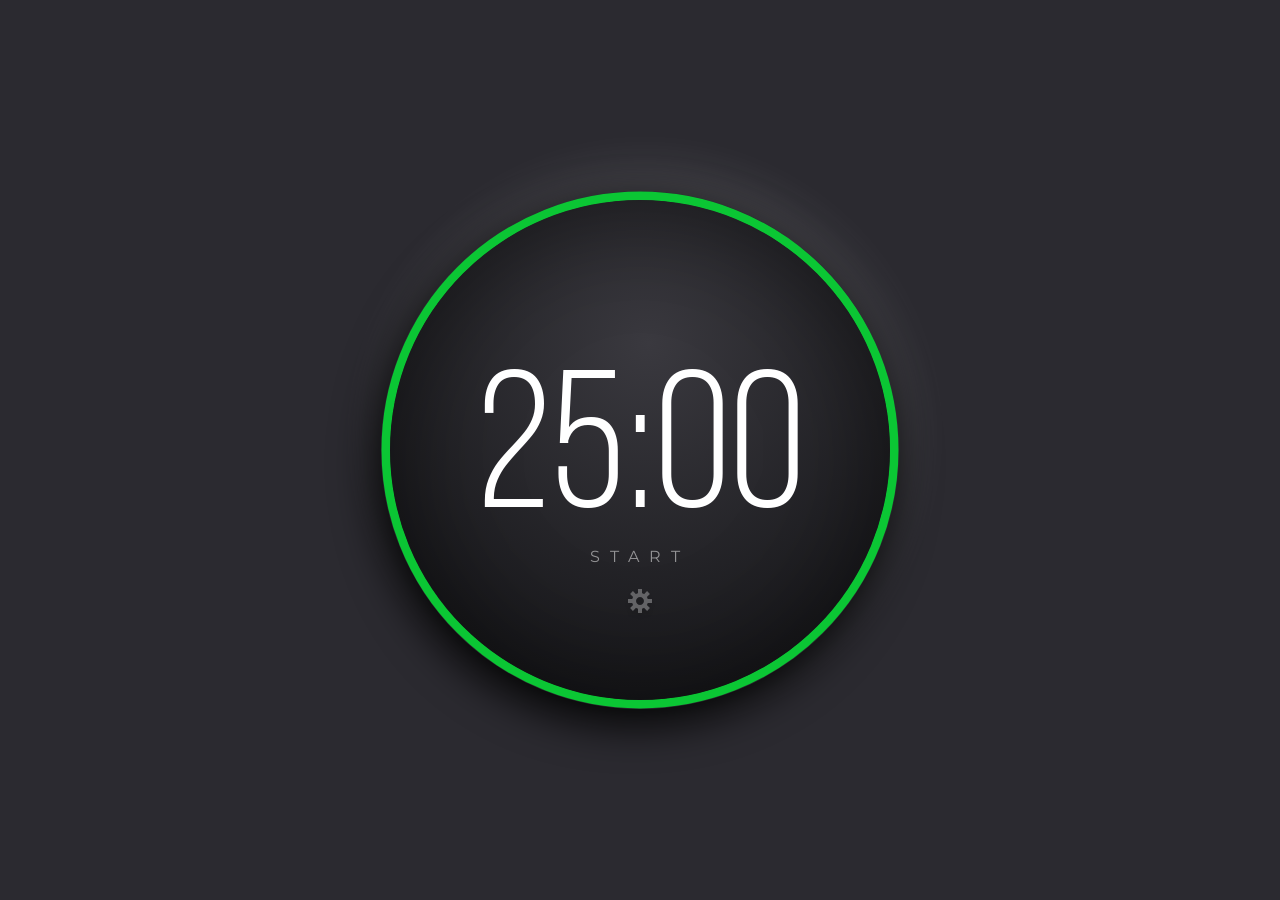
<file: JS_Challenge_1/index.html>
<!DOCTYPE html>
<html lang="en">

<head>
  <meta charset="UTF-8">
  <meta http-equiv="X-UA-Compatible" content="IE=edge">
  <meta name="viewport" content="width=device-width, initial-scale=1.0">
  <title>01 - Pomodoro || Advent of JavaScript</title>
  <link rel="stylesheet" href="./styles.css" />
</head>

<body>  

  <div class="wrapper">
    <div class="ring">
      <svg width="518" height="518" viewBox="0 0 518 518">
        <circle class= "progress_ring" stroke-width="9px" x="0" y="y" cx="259" cy="259" r="254" />
      </svg>
    </div>
    <div class="timer">
      <div class="time">
        <div class="minutes">
          <input id="min" type="text" disabled/>
        </div>
        <div class="colon">:</div>
        <div class="seconds">
          <input id="sec" type="text" disabled/>
        </div>
      </div>
      <button id="start">start</button>
      <button class="settings">
        <img src="images/gear.svg" alt="Settings" />
      </button>
    </div>
  </div> 
  <script src="index.js"></script>
</body>

</html>
</file>
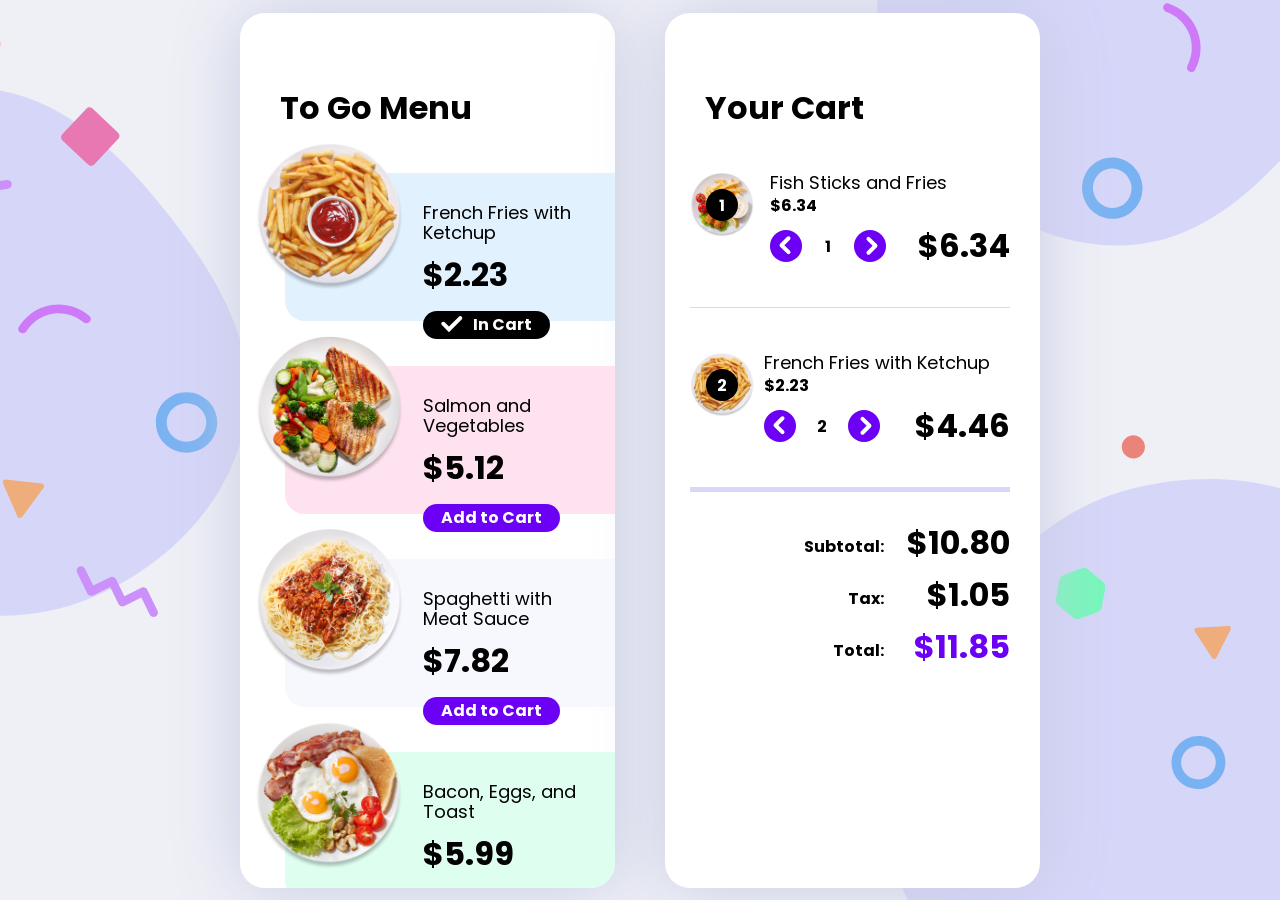
<file: JS_Challenge_2/STARTER-FILES/index.html>
<!DOCTYPE html>
<html lang="en">

<head>
  <meta charset="UTF-8">
  <meta http-equiv="X-UA-Compatible" content="IE=edge">
  <meta name="viewport" content="width=device-width, initial-scale=1.0">
  <title>02 - E-Commerce Component || Advent of JavaScript</title>
  <link rel="stylesheet" href="./styles.css" />
</head>

<body>

  <div class="wrapper menu">
    <div class="panel">
      <h1>To Go Menu</h1>
      <ul class="menu">
        <li>
          <div class="plate">
            <img src="images/plate__french-fries.png" alt="French Fries" class="plate" />
          </div>
          <div class="content">
            <p class="menu-item">French Fries with Ketchup</p>
            <p class="price">$2.23</p>
            <button class="in-cart">
              <img src="images/check.svg" alt="Check" />
              In Cart
            </button>
          </div>
        </li>
        <li>
          <div class="plate">
            <img src="images/plate__salmon-vegetables.png" alt="Salmon and Vegetables" class="plate" />
          </div>
          <div class="content">
            <p class="menu-item">Salmon and Vegetables</p>
            <p class="price">$5.12</p>
            <button class="add">Add to Cart</button>
          </div>
        </li>
        <li>
          <div class="plate">
            <img src="images/plate__spaghetti-meat-sauce.png" alt="Spaghetti Meat Sauce" class="plate" />
          </div>
          <div class="content">
            <p class="menu-item">Spaghetti with Meat Sauce</p>
            <p class="price">$7.82</p>
            <button class="add">Add to Cart</button>
          </div>
        </li>
        <li>
          <div class="plate">
            <img src="images/plate__bacon-eggs.png" alt="Bacon, Eggs, and Toast" class="plate" />
          </div>
          <div class="content">
            <p class="menu-item">Bacon, Eggs, and Toast</p>
            <p class="price">$5.99</p>
            <button class="add">Add to Cart</button>
          </div>
        </li>
        <li>
          <div class="plate">
            <img src="images/plate__chicken-salad.png" alt="Chicken Salad with Parmesean" class="plate" />
          </div>
          <div class="content">
            <p class="menu-item">Chicken Salad with Parmesan</p>
            <p class="price">$6.98</p>
            <button class="add">Add to Cart</button>
          </div>
        </li>
        <li>
          <div class="plate">
            <img src="images/plate__fish-sticks-fries.png" alt="Fish Sticks and Fries" class="plate" />
          </div>
          <div class="content">
            <p class="menu-item">Fish Sticks and Fries</p>
            <p class="price">$6.34</p>
            <button class="add">Add to Cart</button>
          </div>
        </li>
      </ul>
    </div>

    <div class="panel cart">
      <h1>Your Cart</h1>
      <!-- <p class="empty">Your cart is empty.</p> -->

      <ul class="cart-summary">

        <!-- item 1 -->
        <li>
          <div class="plate">
            <img src="images/plate__fish-sticks-fries.png" alt="Fish Sticks and Fries" class="plate" />
            <div class="quantity">1</div>
          </div>
          <div class="content">
            <p class="menu-item">Fish Sticks and Fries</p>
            <p class="price">$6.34</p>
          </div>
          <div class="quantity__wrapper">
            <button class="decrease">
              <img src="images/chevron.svg" />
            </button>
            <div class="quantity">1</div>
            <button class="increase">
              <img src="images/chevron.svg" />
            </button>
          </div>
          <div class="subtotal">
            $6.34
          </div>
        </li>

        <!-- item 2 -->
        <li>
          <div class="plate">
            <img src="images/plate__french-fries.png" alt="French Fries" class="plate" />
            <div class="quantity">2</div>
          </div>
          <div class="content">
            <p class="menu-item">French Fries with Ketchup</p>
            <p class="price">$2.23</p>
          </div>
          <div class="quantity__wrapper">
            <button class="decrease">
              <img src="images/chevron.svg" />
            </button>
            <div class="quantity">2</div>
            <button class="increase">
              <img src="images/chevron.svg" />
            </button>
          </div>
          <div class="subtotal">
            $4.46
          </div>
        </li>
      </ul>

      <div class="totals">
        <div class="line-item">
          <div class="label">Subtotal:</div>
          <div class="amount price subtotal">$10.80</div>
        </div>
        <div class="line-item">
          <div class="label">Tax:</div>
          <div class="amount price tax">$1.05</div>
        </div>
        <div class="line-item total">
          <div class="label">Total:</div>
          <div class="amount price total">$11.85</div>
        </div>
      </div>
    </div>
  </div>
  <script src="app.js"></script>
</body>

</html>
</file>
<file: JS_Challenge_1/styles.css>
@import url('https://fonts.googleapis.com/css2?family=Montserrat:wght@700&display=swap');

@font-face {
  font-family: "bebas";
  src: url('./fonts/bebasneue-book-webfont.woff') format('woff'),
      url('./fonts/bebasneue-book-webfont.woff2') format('woff2');
}

body {
  align-items: center;
  background: #2B2A30;
  display: flex;
  justify-content: center;
  margin: 0;
  min-height: 100vh;
  min-width: 100vw;
  padding: 0;
}

/* outer glow */
.wrapper {
  align-items: center;
  border-radius: 50%;
  box-shadow: -5px 14px 44px #000000, 5px -16px 50px rgba(255, 255, 255, 0.15);
  display: flex;
  height: 518px;
  justify-content: center;
  position: relative;
  width: 518px;
}

.ring {
  position: absolute;
  left: 0;
  stroke: #0bc634;
  top: 0;
  z-index: 1;
}

.ring.ending circle {
  stroke: #900A0A;
}

/* inner circle */
.timer {
  align-items: center;
  background: radial-gradient(71.4% 71.4% at 51.7% 28.6%, #3A393F 0%, #17171A 100%);
  border-radius: 50%;
  box-shadow: inset 0px 0px 114px rgba(0, 0, 0, 0.45);
  color: white;
  display: flex;
  flex-direction: column;
  height: 500px;
  justify-content: center;
  position: relative;
  width: 500px;
  z-index: 2;
}

/* actual time */
.time {
  display: flex;
  font-family: "bebas";
  font-size: 196px;
  margin: 30px auto;
  position: relative;
  top: 30px;
}

input[type="text"] {
  border: 0;
  border-bottom: 1px dashed white;
  background: none;
  color: white;
  font-family: "bebas";
  font-size: 196px;
  height: 170px;
  width: 150px;
  text-align: center;
  outline: none;
}

input[type=text]:disabled {
  border-bottom: none;
}

#start {
  cursor: pointer;
  font-family: 'Montserrat', sans-serif;
  font-size: 16px;
  letter-spacing: 10px;
  line-height: 20px;
  background: none;
  color: white;
  opacity: .5;
  border: none;
  text-transform: uppercase;
  margin-bottom: 20px;
}

#start:hover {
  opacity: 1;
}

.settings {
  border: none;
  background: none;
  cursor: pointer;
  opacity: 0.3;
}

.settings:hover {
  opacity: 1;
}
</file>
<file: JS_Challenge_2/STARTER-FILES/styles.css>
@import url('https://fonts.googleapis.com/css2?family=Poppins:wght@400;700&display=swap');

body {
  background: url('images/bg__left.svg') left 10% no-repeat,
    url('images/bg__top-right.svg') right top no-repeat,
    #EFF0F6 url('images/bg__btm-right.svg') right bottom no-repeat;
  font-family: 'Poppins', sans-serif;
  margin: 0;
  padding: 0;
  min-height: 100%;
  min-width: 100%;
}

.wrapper {
  align-items: center;
  display: flex;
  justify-content: center;
  width: 100vw;
  gap: 50px;
  height: 100vh;
}

.panel {
  background: white;
  border-radius: 25px;
  box-sizing: border-box;
  box-shadow: 0px 0px 70px #C7CBE3;
  height: 875px;
  padding-top: 50px;
  overflow-y: scroll;
  width: 375px;
}

h1 {
  padding-left: 40px;
  font-size: 2rem;
  font-weight: bold;
  padding-bottom: 20px;
}

ul {
  list-style-type: none;
  margin: 0;
  padding: 0;
}

ul.menu li {
  margin-left: 15px;
  display: flex;
  padding-right: 30px;
  position: relative;
  gap: 20px;
  margin-bottom: 45px;
}

ul.menu li:nth-child(4n + 1):before {
  --background: #e1f1fe
}

ul.menu li:nth-child(4n + 2):before {
  --background: #ffe2f0
}

ul.menu li:nth-child(4n + 3):before {
  --background: #f7f7fe
}

ul.menu li:nth-child(4n + 4):before {
  --background: #defef0
}

ul.menu li:before {
  background: var(--background);
  border-bottom-left-radius: 20px;
  border-top-left-radius: 20px;
  content: '';
  display: block;
  width: 100%;
  height: 100%;
  position: absolute;
  left: 30px;
  top: 0;
  z-index: 1;
}

ul.menu .plate {
  height: 148px;
  width: 148px;
  position: relative;
  z-index: 2;
  top: -15px;
}

ul.menu .content {
  padding-top: 30px;
  position: relative;
  width: 100%;
  z-index: 3;
}

.menu-item {
  font-size: 1.125rem;
  line-height: 20px;
  margin: 0 0 16px 0;
  padding: 0;
}

.price,
.subtotal{
  font-size: 2rem;
  line-height: 1;
  font-weight: bold;
}

ul.menu .price {
  margin: 0 0 20px 0;
  padding: 0;
}

button {
  background: #6B00F5;
  border: none;
  cursor: pointer;
  font-family: 'Poppins', sans-serif;
  border-radius: 20px;
  padding: 4px 18px;
  font-size: 1rem;
  color: white;
  font-weight: bold;
  line-height: 1.2;
  display: flex;
  align-items: center;
  justify-content: center;
  gap: 10px;
}

ul.menu button {
  position: absolute;
}

button.in-cart {
  background: black;
}

.cart p.empty {
  padding-left: 40px;
}

.cart-summary {
  border-bottom: 5px solid #D7D7F9;
  margin: 0 30px 0 25px;
}

.cart-summary li {
  display: grid;
  grid-template-areas: "plate content content"
    "plate quantity price";
}

.cart-summary .menu-item {
  margin-bottom: 5px;
}

.cart-summary p {
  margin-bottom: 0;
}

.cart-summary .price {
  margin: 0 0 16px 0;
  font-size: 1rem;
}

.cart .plate {
  position: relative;
  height: 64px;
  width: 64px;
  display: flex;
  align-items: center;
  justify-content: center;
  grid-area: plate;
}

.cart .plate img {
  height: 64px;
  width: 64px;
  position: absolute;
  left: 0;
  top: 0;
  z-index: 1;
}

.cart-summary .content {
  grid-area: content;
}

.cart .quantity {
  background: black;
  color: white;
  font-size: 1rem;
  grid-area: quantity;
  font-weight: bold;
  border-radius: 50%;
  height: 32px;
  width: 32px;
  display: flex;
  align-items: center;
  justify-content: center;
  z-index: 2;
}

.quantity__wrapper {
  display: flex;
  gap: 10px;
}

.quantity__wrapper .quantity {
  background: none;
  color: black;
}

.decrease,
.increase {
  padding: 0;
  height: 32px;
  width: 32px;
  display: block;
}

.decrease:hover,
.increase:hover {
  background: black;
}

.decrease img {
  top: 1px;
  position: relative;
  left: -1px;
}

.increase img {
  transform: rotate(180deg);
  position: relative;
  top: 1px;
  left: 2px;
}

.cart-summary li {
  border-bottom: 1px solid #D7D7F9;
  margin-bottom: 45px;
  padding-bottom: 45px;
}

.cart-summary li:last-child {
  border-bottom: 0;
  padding-bottom: 0;
}

.cart-summary li .subtotal {
  text-align: right;
}

.totals {
  padding: 35px 30px;
}

.line-item {
  display: flex;
  align-items: flex-end;
  text-align: right;
  margin-bottom: 20px;
}

.line-item .label {
  font-size: 1rem;
  font-weight: bold;
  width: 60%;
}

.line-item .amount {
  width: 40%;
}

.line-item.total .price {
  color: #6B00F5;
}
</file>
